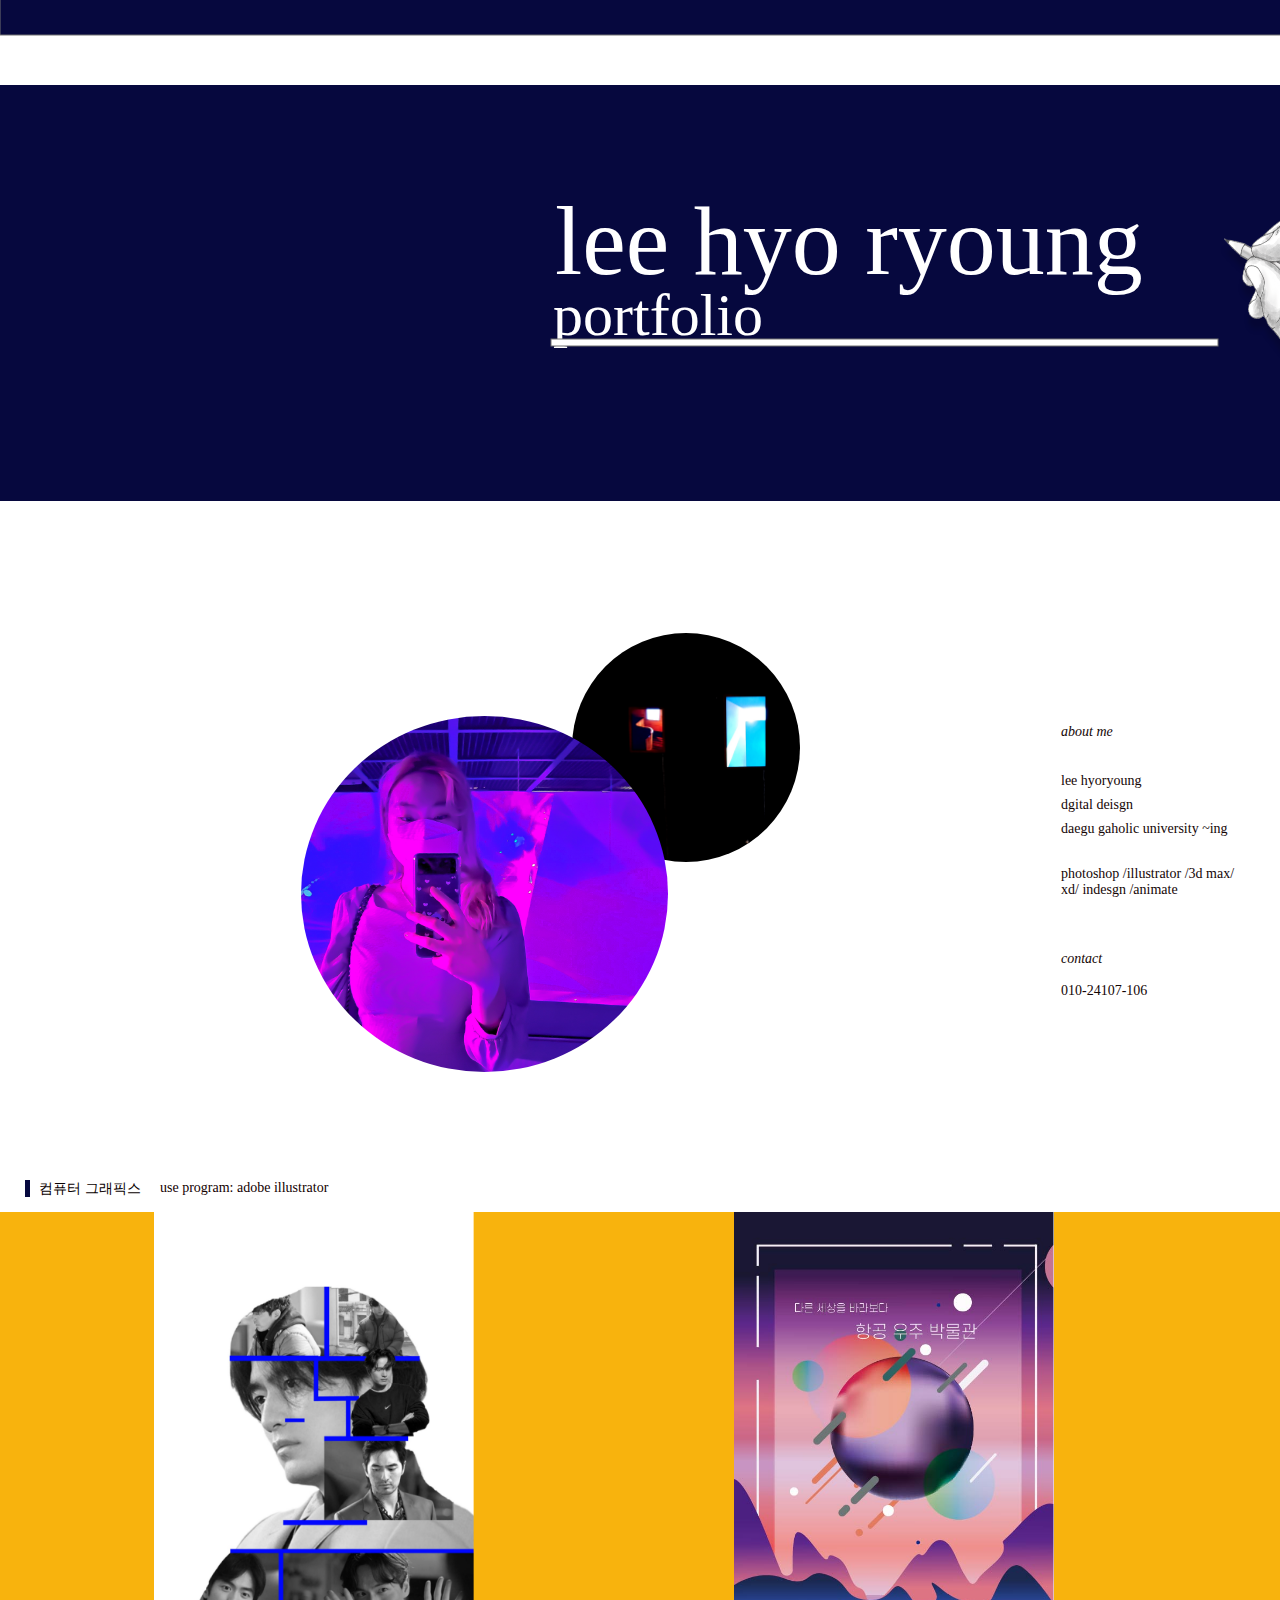
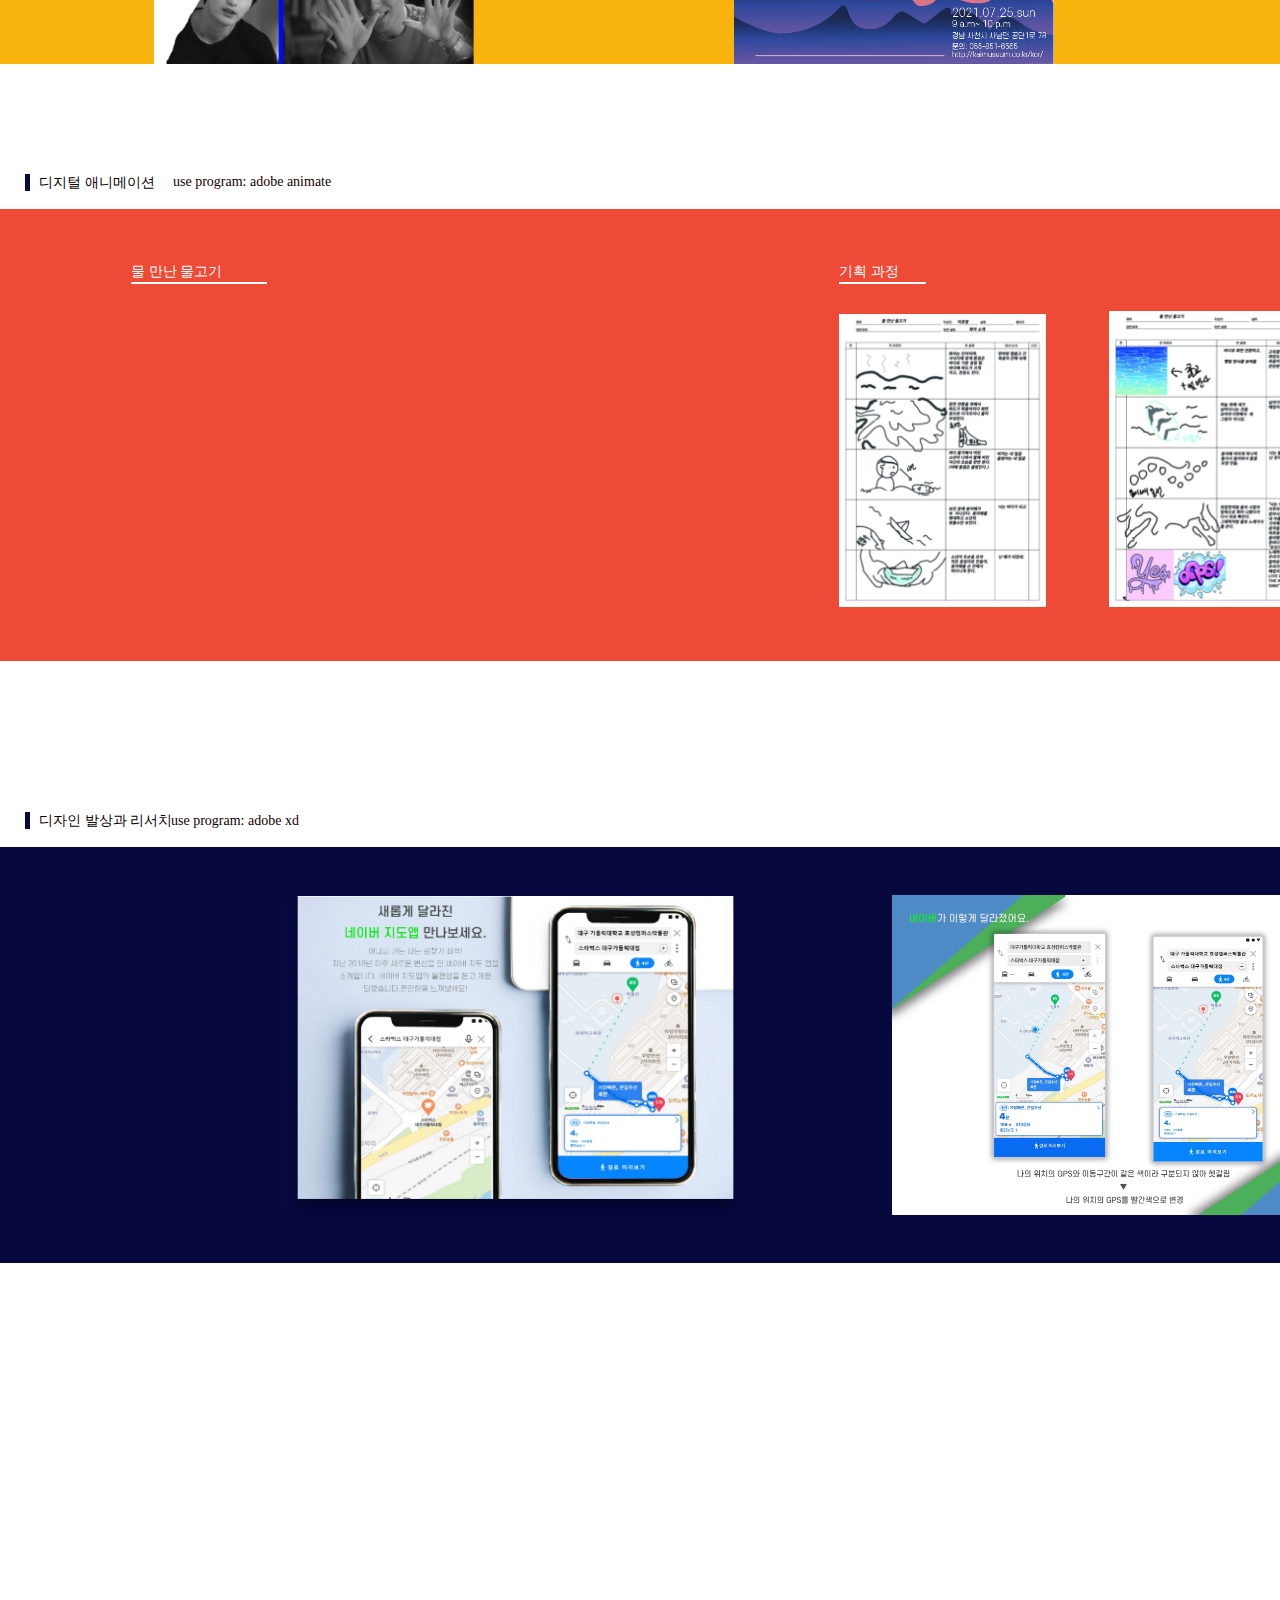
<file: index.html>
<!DOCTYPE html>
<html>
<head>
<meta charset="utf-8"/>
<meta http-equiv="X-UA-Compatible" content="IE=edge"/>
<meta name="viewport" content="width=device-width, initial-scale=1.0">
<title>Web 1920 – 1</title>
<link rel="stylesheet" type="text/css" id="applicationStylesheet" href="index.css"/>
<script id="applicationScript" type="text/javascript" src="index.js"></script>
</head>
<body>
<div id="Web_1920__1">
	<div id="n_1">
		<svg class="n_1_h">
			<rect id="n_1_h" rx="0" ry="0" x="0" y="0" width="1920" height="36">
			</rect>
		</svg>
		<div id="n_">
			<span>메인 페이지</span>
		</div>
		<div id="n__j">
			<span>포트폴리오 </span>
		</div>
		<div id="n__k">
			<span>학력 </span>
		</div>
	</div>
	<div id="n_3">
		<img id="n__2" src="n__2.png" srcset="n__2.png 1x, n__2@2x.png 2x">
			
		</svg>
		<img id="n__1" src="n__1.png" srcset="n__1.png 1x, n__1@2x.png 2x">
			
		</svg>
	</div>
	<svg class="n_16">
		<rect id="n_16" rx="0" ry="0" x="0" y="0" width="1917" height="416">
		</rect>
	</svg>
	<svg class="n_25">
		<rect id="n_25" rx="0" ry="0" x="0" y="0" width="1917" height="416">
		</rect>
	</svg>
	<div id="n_15">
		<img id="n__3" src="n__3.png" srcset="n__3.png 1x, n__3@2x.png 2x">
			
		</svg>
		<div id="n_14">
			<div id="portfolio">
				<span>portfolio</span>
			</div>
			<div id="n_13">
				<div id="lee_hyo_ryoung">
					<span>lee hyo ryoung</span>
				</div>
				<svg class="n_18">
					<rect id="n_18" rx="0" ry="0" x="0" y="0" width="667" height="7">
					</rect>
				</svg>
			</div>
		</div>
	</div>
	<div id="about_me">
		<span>about me</span>
	</div>
	<div id="lee_hyoryoung">
		<span>lee hyoryoung</span>
	</div>
	<div id="dgital_deisgn">
		<span>dgital deisgn</span>
	</div>
	<div id="daegu_gaholic_university_ing">
		<span>daegu gaholic university ~ing</span>
	</div>
	<div id="photoshop_illustrator_3d_max_x">
		<span>photoshop /illustrator /3d max/<br/>xd/ indesgn /animate</span>
	</div>
	<div id="contact___010-24107-106">
		<span>contact </span><br/><span style="font-family:Akzidenz-Grotesk BQ Small;font-style:normal;font-weight:lighter;"><br/>010-24107-106</span>
	</div>
	<div id="n_6">
		<div id="n_5">
			<svg class="n_15_">
				<rect id="n_15_" rx="0" ry="0" x="0" y="0" width="1920" height="452">
				</rect>
			</svg>
			<div id="n_4">
				<img id="n__" src="n__.png" srcset="n__.png 1x, n__@2x.png 2x">
					
				<img id="n_3__1" src="n_3__1.png" srcset="n_3__1.png 1x, n_3__1@2x.png 2x">
					
				<img id="n_1_" src="n_1_.png" srcset="n_1_.png 1x, n_1_@2x.png 2x">
					
			</div>
		</div>
	</div>
	<svg class="n_19">
		<rect id="n_19" rx="0" ry="0" x="0" y="0" width="1920" height="452">
		</rect>
	</svg>
	<div id="n___bb">
		<span>물 만난 물고기</span>
	</div>
	<div id="n_8">
		<img id="n__1__2" src="n__1__2.png" srcset="n__1__2.png 1x, n__1__2@2x.png 2x">
			
		<img id="n__2__2" src="n__2__2.png" srcset="n__2__2.png 1x, n__2__2@2x.png 2x">
			
	</div>
	<div id="n__bf">
		<span>기획 과정</span>
	</div>
	<svg class="n_21">
		<rect id="n_21" rx="0" ry="0" x="0" y="0" width="87" height="2">
		</rect>
	</svg>
	<div id="n_9">
		<div id="n___bi">
			<span>기획 의도 </span>
		</div>
		<svg class="n_27">
			<rect id="n_27" rx="0" ry="0" x="0" y="0" width="87" height="2">
			</rect>
		</svg>
	</div>
	<div id="n___bk">
		<span>기획 의도 </span>
	</div>
	<div id="Text">
		<span>줄거리</span>
	</div>
	<div id="n_______________________">
		<span>악동 뮤지션의 <물 만난 물고기>를 감상 후 작품의 감상을 시각화 했습니다. 우리가 어릴적 봤던 친숙한 인어를 캐릭터로 설정하여 삶의 대한 고찰을 표현하고 자 했습니다.</span>
	</div>
	<div id="n_____________">
		<span><네이버 지도앱>의 기존의 앱을 리디자인하여 아쉬운 점을 보충했습니다.  앱의 후기를 기반으로 리디자인 하였습니다.</span>
	</div>
	<div id="n___________">
		<span>악동 뮤지션의 <물 만난 물고기>  인어의 한 성장을 담은 이야기 입니다.</span>
	</div>
	<svg class="n_23">
		<rect id="n_23" rx="0" ry="0" x="0" y="0" width="66" height="2">
		</rect>
	</svg>
	<svg class="n_24">
		<rect id="n_24" rx="0" ry="0" x="0" y="0" width="66" height="2">
		</rect>
	</svg>
	<svg class="n_3_br" viewBox="0 0 510 286">
		<path id="n_3_br" d="null">
		</path>
	</svg>
	<svg class="n_22">
		<rect id="n_22" rx="0" ry="0" x="0" y="0" width="136" height="2">
		</rect>
	</svg>
	<div id="n_11">
		<div id="n__bu">
			<span>디지털 애니메이션</span>
		</div>
		<svg class="n_4_bv">
			<rect id="n_4_bv" rx="0" ry="0" x="0" y="0" width="5" height="17">
			</rect>
		</svg>
		<div id="use_program_adobe_animate">
			<span>use program: adobe animate</span>
		</div>
	</div>
	<div id="n_12">
		<div id="n___by">
			<span>디자인 발상과 리서치</span>
		</div>
		<svg class="n_26">
			<rect id="n_26" rx="0" ry="0" x="0" y="0" width="5" height="17">
			</rect>
		</svg>
		<div id="use_program_adobe_xd">
			<span>use program: adobe xd</span>
		</div>
	</div>
	<div id="n_10">
		<div id="n__b">
			<span>컴퓨터 그래픽스</span>
		</div>
		<svg class="n_20">
			<rect id="n_20" rx="0" ry="0" x="0" y="0" width="5" height="17">
			</rect>
		</svg>
		<div id="use_program_adobe_illustrator">
			<span>use program: adobe illustrator</span>
		</div>
	</div>
	<img id="n_3_b" src="n_3_b.png" srcset="n_3_b.png 1x, n_3_b@2x.png 2x">
		
	<img id="n_4_b" src="n_4_b.png" srcset="n_4_b.png 1x, n_4_b@2x.png 2x">
		
</div>
</body>
</html>
</file>
<file: index.css>
.mediaViewInfo {
	--web-view-name: Web 1920 – 1;
	--web-view-id: Web_1920__1;
	--web-scale-on-resize: true;
	--web-enable-deep-linking: true;
}
:root {
	--web-view-ids: Web_1920__1;
}
* {
	margin: 0;
	padding: 0;
	box-sizing: border-box;
	border: none;
}
#Web_1920__1 {
	position: absolute;
	width: 1920px;
	height: 3240px;
	background-color: rgba(255,255,255,1);
	overflow: hidden;
	--web-view-name: Web 1920 – 1;
	--web-view-id: Web_1920__1;
	--web-scale-on-resize: true;
	--web-enable-deep-linking: true;
}
#n_1 {
	position: absolute;
	width: 1920px;
	height: 36px;
	left: 0px;
	top: -1px;
	overflow: visible;
}
#n_1_h {
	fill: rgba(6,8,62,1);
	stroke: rgba(112,112,112,1);
	stroke-width: 1px;
	stroke-linejoin: miter;
	stroke-linecap: butt;
	stroke-miterlimit: 4;
	shape-rendering: auto;
}
.n_1_h {
	position: absolute;
	overflow: visible;
	width: 1920px;
	height: 36px;
	left: 0px;
	top: 0px;
}
#n_ {
	left: 1459px;
	top: 10px;
	position: absolute;
	overflow: visible;
	width: 127px;
	height: 16px;
	text-align: left;
	font-family: NanumGothic;
	font-style: normal;
	font-weight: normal;
	font-size: 14px;
	color: rgba(252,251,251,1);
}
#n__j {
	left: 1550px;
	top: 10px;
	position: absolute;
	overflow: visible;
	width: 71px;
	white-space: nowrap;
	text-align: left;
	font-family: NanumGothic;
	font-style: normal;
	font-weight: normal;
	font-size: 14px;
	color: rgba(252,251,251,1);
}
#n__k {
	left: 1631px;
	top: 10px;
	position: absolute;
	overflow: visible;
	width: 29px;
	height: 16px;
	text-align: left;
	font-family: NanumGothic;
	font-style: normal;
	font-weight: normal;
	font-size: 14px;
	color: rgba(252,251,251,1);
}
#n_3 {
	position: absolute;
	width: 499px;
	height: 439px;
	left: 301px;
	top: 633px;
	overflow: visible;
}
#n__2 {
	position: absolute;
	width: 228px;
	height: 229px;
	left: 271px;
	top: 0px;
	overflow: visible;
}
#n__1 {
	position: absolute;
	width: 367px;
	height: 356px;
	left: 0px;
	top: 83px;
	overflow: visible;
}
#n_16 {
	fill: rgba(6,8,62,1);
}
.n_16 {
	position: absolute;
	overflow: visible;
	width: 1917px;
	height: 416px;
	left: 0px;
	top: 85px;
}
#n_25 {
	fill: rgba(6,8,62,1);
}
.n_25 {
	position: absolute;
	overflow: visible;
	width: 1917px;
	height: 416px;
	left: 0px;
	top: 2447px;
}
#n_15 {
	position: absolute;
	width: 2035px;
	height: 416px;
	left: 551px;
	top: 85px;
	overflow: visible;
}
#n__3 {
	position: absolute;
	width: 1917px;
	height: 416px;
	left: 118px;
	top: 0px;
	overflow: visible;
}
#n_14 {
	position: absolute;
	width: 667px;
	height: 165px;
	left: 0px;
	top: 100px;
	overflow: visible;
}
#portfolio {
	left: 2px;
	top: 96px;
	position: absolute;
	overflow: visible;
	width: 258px;
	white-space: nowrap;
	text-align: left;
	font-family: Akzidenz-Grotesk BQ Small;
	font-style: normal;
	font-weight: lighter;
	font-size: 60px;
	color: rgba(255,255,255,1);
}
#n_13 {
	position: absolute;
	width: 667px;
	height: 161px;
	left: 0px;
	top: 0px;
	overflow: visible;
}
#lee_hyo_ryoung {
	left: 4px;
	top: 0px;
	position: absolute;
	overflow: visible;
	width: 664px;
	white-space: nowrap;
	text-align: left;
	font-family: Akzidenz-Grotesk BQ Small;
	font-style: normal;
	font-weight: lighter;
	font-size: 98px;
	color: rgba(255,255,255,1);
}
#n_18 {
	fill: rgba(255,255,255,1);
	stroke: rgba(112,112,112,1);
	stroke-width: 1px;
	stroke-linejoin: miter;
	stroke-linecap: butt;
	stroke-miterlimit: 4;
	shape-rendering: auto;
}
.n_18 {
	position: absolute;
	overflow: visible;
	width: 667px;
	height: 7px;
	left: 0px;
	top: 154px;
}
#about_me {
	left: 1061px;
	top: 724px;
	position: absolute;
	overflow: visible;
	width: 781px;
	height: 16px;
	text-align: left;
	font-family: Akzidenz-Grotesk BQ Super;
	font-style: italic;
	font-weight: normal;
	font-size: 14px;
	color: rgba(20,5,5,1);
}
#lee_hyoryoung {
	left: 1061px;
	top: 773px;
	position: absolute;
	overflow: visible;
	width: 534px;
	height: 16px;
	text-align: left;
	font-family: Akzidenz-Grotesk BQ Small;
	font-style: normal;
	font-weight: lighter;
	font-size: 14px;
	color: rgba(20,5,5,1);
}
#dgital_deisgn {
	left: 1061px;
	top: 797px;
	position: absolute;
	overflow: visible;
	width: 138px;
	height: 16px;
	text-align: left;
	font-family: Akzidenz-Grotesk BQ Small;
	font-style: normal;
	font-weight: lighter;
	font-size: 14px;
	color: rgba(20,5,5,1);
}
#daegu_gaholic_university_ing {
	left: 1061px;
	top: 821px;
	position: absolute;
	overflow: visible;
	width: 299px;
	height: 16px;
	text-align: left;
	font-family: Akzidenz-Grotesk BQ Small;
	font-style: normal;
	font-weight: lighter;
	font-size: 14px;
	color: rgba(20,5,5,1);
}
#photoshop_illustrator_3d_max_x {
	left: 1061px;
	top: 866px;
	position: absolute;
	overflow: visible;
	width: 299px;
	height: 32px;
	text-align: left;
	font-family: Akzidenz-Grotesk BQ Small;
	font-style: normal;
	font-weight: lighter;
	font-size: 14px;
	color: rgba(20,5,5,1);
}
#contact___010-24107-106 {
	left: 1061px;
	top: 951px;
	position: absolute;
	overflow: visible;
	width: 299px;
	height: 48px;
	text-align: left;
	font-family: Akzidenz-Grotesk BQ Super;
	font-style: italic;
	font-weight: normal;
	font-size: 14px;
	color: rgba(20,5,5,1);
}
#n_6 {
	position: absolute;
	width: 1920px;
	height: 454px;
	left: 0px;
	top: 1212px;
	overflow: visible;
}
#n_5 {
	position: absolute;
	width: 1920px;
	height: 454px;
	left: 0px;
	top: 0px;
	overflow: visible;
}
#n_15_ {
	fill: rgba(248,179,13,1);
}
.n_15_ {
	position: absolute;
	overflow: visible;
	width: 1920px;
	height: 452px;
	left: 0px;
	top: 0px;
}
#n_4 {
	position: absolute;
	width: 1611.814px;
	height: 454px;
	left: 154px;
	top: 0px;
	overflow: visible;
}
#n__ {
	position: absolute;
	width: 319.627px;
	height: 452px;
	left: 0px;
	top: 0px;
	overflow: visible;
}
#n_3__1 {
	position: absolute;
	width: 320px;
	height: 452px;
	left: 579.814px;
	top: 0px;
	overflow: visible;
}
#n_1_ {
	position: absolute;
	width: 454px;
	height: 454px;
	left: 1157.814px;
	top: 0px;
	overflow: visible;
}
#n_19 {
	fill: rgba(239,74,53,1);
}
.n_19 {
	position: absolute;
	overflow: visible;
	width: 1920px;
	height: 452px;
	left: 0px;
	top: 1809px;
}
#n___bb {
	left: 131px;
	top: 1863px;
	position: absolute;
	overflow: visible;
	width: 233px;
	height: 16px;
	text-align: left;
	font-family: NanumGothic;
	font-style: normal;
	font-weight: normal;
	font-size: 14px;
	color: rgba(255,255,255,1);
}
#n_8 {
	position: absolute;
	width: 479px;
	height: 296px;
	left: 839px;
	top: 1911px;
	overflow: visible;
}
#n__1__2 {
	position: absolute;
	width: 207px;
	height: 293px;
	left: 0px;
	top: 3px;
	overflow: visible;
}
#n__2__2 {
	position: absolute;
	width: 209px;
	height: 296px;
	left: 270px;
	top: 0px;
	overflow: visible;
}
#n__bf {
	left: 839px;
	top: 1863px;
	position: absolute;
	overflow: visible;
	width: 233px;
	height: 16px;
	text-align: left;
	font-family: NanumGothic;
	font-style: normal;
	font-weight: normal;
	font-size: 14px;
	color: rgba(255,255,255,1);
}
#n_21 {
	fill: rgba(255,255,255,1);
}
.n_21 {
	position: absolute;
	overflow: visible;
	width: 87px;
	height: 2px;
	left: 839px;
	top: 1882px;
}
#n_9 {
	position: absolute;
	width: 232px;
	height: 21px;
	left: 1439px;
	top: 2515px;
	overflow: visible;
}
#n___bi {
	left: 0px;
	top: 0px;
	position: absolute;
	overflow: visible;
	width: 233px;
	height: 16px;
	text-align: left;
	font-family: NanumGothic;
	font-style: normal;
	font-weight: normal;
	font-size: 14px;
	color: rgba(255,255,255,1);
}
#n_27 {
	fill: rgba(255,255,255,1);
}
.n_27 {
	position: absolute;
	overflow: visible;
	width: 87px;
	height: 2px;
	left: 0px;
	top: 19px;
}
#n___bk {
	left: 1523px;
	top: 1927px;
	position: absolute;
	overflow: visible;
	width: 233px;
	height: 16px;
	text-align: left;
	font-family: NanumGothic;
	font-style: normal;
	font-weight: normal;
	font-size: 14px;
	color: rgba(255,255,255,1);
}
#Text {
	left: 1526px;
	top: 2108px;
	position: absolute;
	overflow: visible;
	width: 233px;
	height: 16px;
	text-align: left;
	font-family: NanumGothic;
	font-style: normal;
	font-weight: normal;
	font-size: 14px;
	color: rgba(255,255,255,1);
}
#n_______________________ {
	left: 1523px;
	top: 1964px;
	position: absolute;
	overflow: visible;
	width: 233px;
	height: 88px;
	text-align: left;
	font-family: NanumGothic;
	font-style: normal;
	font-weight: normal;
	font-size: 14px;
	color: rgba(255,255,255,1);
}
#n_____________ {
	left: 1439px;
	top: 2555px;
	position: absolute;
	overflow: visible;
	width: 233px;
	height: 88px;
	text-align: left;
	font-family: NanumGothic;
	font-style: normal;
	font-weight: normal;
	font-size: 14px;
	color: rgba(255,255,255,1);
}
#n___________ {
	left: 1523px;
	top: 2142px;
	position: absolute;
	overflow: visible;
	width: 233px;
	height: 52px;
	text-align: left;
	font-family: NanumGothic;
	font-style: normal;
	font-weight: normal;
	font-size: 14px;
	color: rgba(255,255,255,1);
}
#n_23 {
	fill: rgba(255,255,255,1);
}
.n_23 {
	position: absolute;
	overflow: visible;
	width: 66px;
	height: 2px;
	left: 1523px;
	top: 1945px;
}
#n_24 {
	fill: rgba(255,255,255,1);
}
.n_24 {
	position: absolute;
	overflow: visible;
	width: 66px;
	height: 2px;
	left: 1526px;
	top: 2127px;
}
#n_3_br {
	fill: transparent;
}
.n_3_br {
	overflow: hidden;
	position: absolute;
	width: 510px;
	height: 286px;
	left: 131px;
	top: 1922px;
	transform: matrix(1,0,0,1,0,0);
}
#n_22 {
	fill: rgba(255,255,255,1);
}
.n_22 {
	position: absolute;
	overflow: visible;
	width: 136px;
	height: 2px;
	left: 131px;
	top: 1882px;
}
#n_11 {
	position: absolute;
	width: 368px;
	height: 17px;
	left: 25px;
	top: 1774px;
	overflow: visible;
}
#n__bu {
	left: 14px;
	top: 0px;
	position: absolute;
	overflow: visible;
	width: 169px;
	height: 16px;
	text-align: left;
	font-family: NanumGothic;
	font-style: normal;
	font-weight: normal;
	font-size: 14px;
	color: rgba(9,0,0,1);
}
#n_4_bv {
	fill: rgba(6,8,62,1);
}
.n_4_bv {
	position: absolute;
	overflow: visible;
	width: 5px;
	height: 17px;
	left: 0px;
	top: 0px;
}
#use_program_adobe_animate {
	left: 148px;
	top: 0px;
	position: absolute;
	overflow: visible;
	width: 221px;
	height: 16px;
	text-align: left;
	font-family: NanumGothic;
	font-style: normal;
	font-weight: normal;
	font-size: 14px;
	color: rgba(19,0,0,1);
}
#n_12 {
	position: absolute;
	width: 366px;
	height: 17px;
	left: 25px;
	top: 2412px;
	overflow: visible;
}
#n___by {
	left: 14px;
	top: 0px;
	position: absolute;
	overflow: visible;
	width: 169px;
	height: 16px;
	text-align: left;
	font-family: NanumGothic;
	font-style: normal;
	font-weight: normal;
	font-size: 14px;
	color: rgba(9,0,0,1);
}
#n_26 {
	fill: rgba(6,8,62,1);
}
.n_26 {
	position: absolute;
	overflow: visible;
	width: 5px;
	height: 17px;
	left: 0px;
	top: 0px;
}
#use_program_adobe_xd {
	left: 146px;
	top: 1px;
	position: absolute;
	overflow: visible;
	width: 221px;
	height: 16px;
	text-align: left;
	font-family: NanumGothic;
	font-style: normal;
	font-weight: normal;
	font-size: 14px;
	color: rgba(19,0,0,1);
}
#n_10 {
	position: absolute;
	width: 355px;
	height: 17px;
	left: 25px;
	top: 1180px;
	overflow: visible;
}
#n__b {
	left: 14px;
	top: 0px;
	position: absolute;
	overflow: visible;
	width: 169px;
	height: 16px;
	text-align: left;
	font-family: NanumGothic;
	font-style: normal;
	font-weight: normal;
	font-size: 14px;
	color: rgba(9,0,0,1);
}
#n_20 {
	fill: rgba(6,8,62,1);
}
.n_20 {
	position: absolute;
	overflow: visible;
	width: 5px;
	height: 17px;
	left: 0px;
	top: 0px;
}
#use_program_adobe_illustrator {
	left: 135px;
	top: 0px;
	position: absolute;
	overflow: visible;
	width: 221px;
	height: 16px;
	text-align: left;
	font-family: NanumGothic;
	font-style: normal;
	font-weight: normal;
	font-size: 14px;
	color: rgba(19,0,0,1);
}
#n_3_b {
	filter: drop-shadow(0px 8px 6px rgba(0, 0, 0, 0.161));
	position: absolute;
	width: 453px;
	height: 320px;
	left: 289px;
	top: 2495px;
	overflow: visible;
}
#n_4_b {
	position: absolute;
	width: 452.516px;
	height: 320px;
	left: 892px;
	top: 2495px;
	overflow: visible;
}
<video controls>
<source src="과제_3.mp4" type="video/mp4">
</video>
</file>
